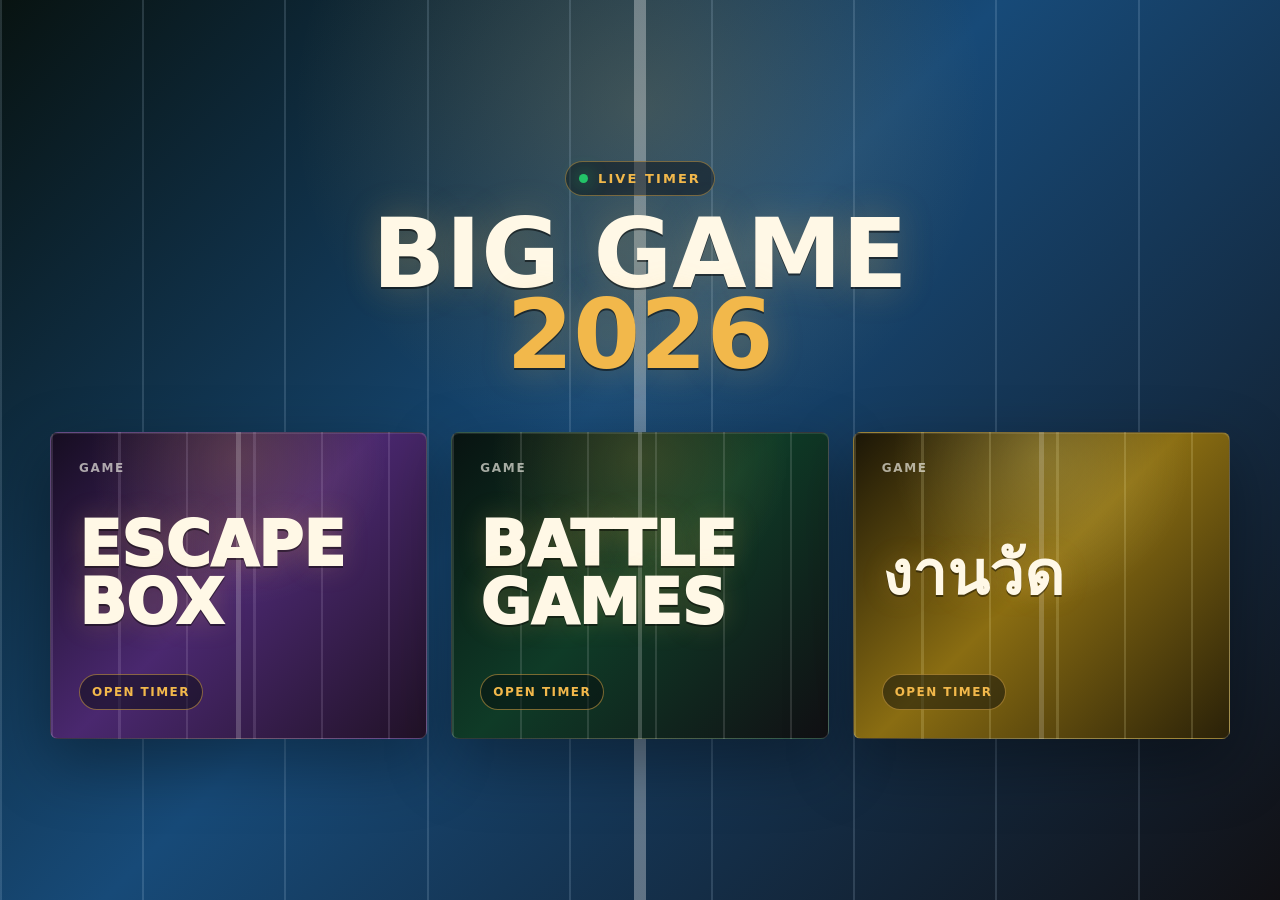
<file: index.html>
<!DOCTYPE html>
<html lang="en">
<head>
    <meta charset="UTF-8">
    <meta name="viewport" content="width=device-width, initial-scale=1.0">
    <title>Big Game 2026</title>
    <link rel="icon" type="image/png" href="assets/images/clockicon.png">
    <link rel="stylesheet" href="assets/css/event-console.css">
</head>
<body class="home-page">
    <main class="home-shell" aria-label="Big Game 2026 game selection">
        <section class="home-header">
            <div class="status-strip"><span class="status-light"></span> Live Timer</div>
            <h1>Big Game <span class="year">2026</span></h1>
        </section>

        <nav class="game-grid" aria-label="Game pages">
            <a class="game-card game-card-escape" href="escape.html">
                <span class="game-card-label">Game</span>
                <span class="game-card-title">Escape Box</span>
                <span class="game-card-action">Open Timer</span>
            </a>

            <a class="game-card game-card-physical" href="physical.html">
                <span class="game-card-label">Game</span>
                <span class="game-card-title">Battle Games</span>
                <span class="game-card-action">Open Timer</span>
            </a>

            <a class="game-card game-card-fair" href="fair.html">
                <span class="game-card-label">Game</span>
                <span class="game-card-title">งานวัด</span>
                <span class="game-card-action">Open Timer</span>
            </a>
        </nav>
    </main>
</body>
</html>
</file>
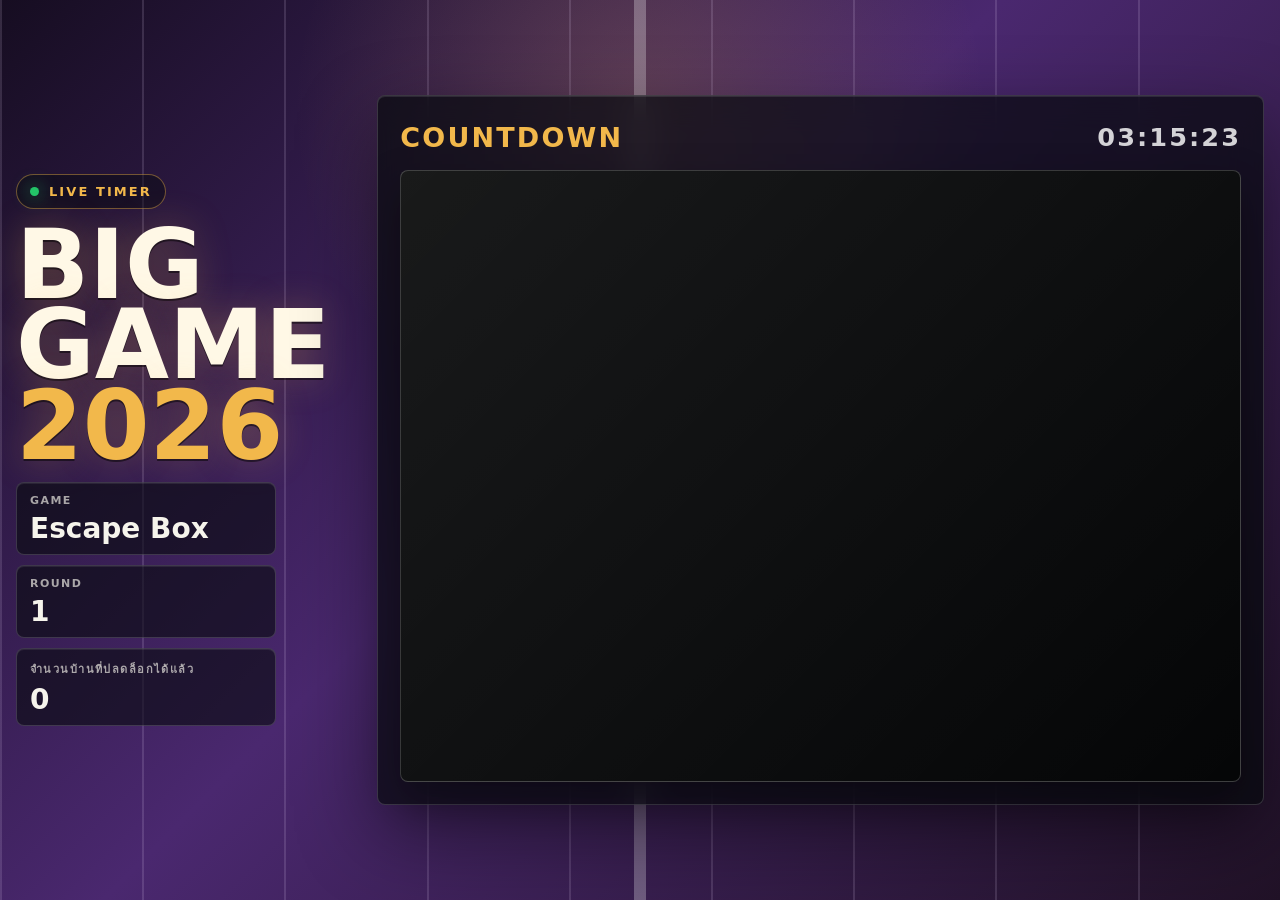
<file: escape.html>
<!DOCTYPE html>
<html lang="en">
<head>
    <meta charset="UTF-8">
    <meta name="viewport" content="width=device-width, initial-scale=1.0">
    <title>Big Game 2026 Countdown</title>
    <link rel="icon" type="image/png" href="assets/images/clockicon.png">
    <link rel="stylesheet" href="assets/css/event-console.css">
</head>
<body class="game-escape">
    <main class="shell" aria-label="Big Game 2026 countdown console">
        <section class="event-lockup">
            <a class="status-strip" href="index.html"><span class="status-light"></span> Live Timer</a>
            <h1>Big Game <span class="year">2026</span></h1>

            <div class="scoreboard" aria-label="Event scoreboard">
                <div class="score-cell">
                    <span class="score-label">Game</span>
                    <span class="score-value">Escape Box</span>
                </div>
                <div class="score-cell">
                    <span class="score-label">Round</span>
                    <span class="score-value" id="round-number">1</span>
                </div>
                <div class="score-cell">
                    <span class="score-label">จำนวนบ้านที่ปลดล็อกได้แล้ว</span>
                    <span class="score-value" id="unlocked-count">0</span>
                </div>
            </div>
        </section>

        <section class="timer-stage" aria-label="Timer player">
            <div class="stage-top">
                <p class="stage-title">Countdown</p>
                <div id="clock">00:00:00</div>
            </div>

            <div id="player-container">
                <div id="player"></div>
            </div>
        </section>
    </main>

    <div id="penalty-overlay">
        <img src="assets/images/clockicon.png" alt="">
        <span>-20%</span>
    </div>

    <div id="check-overlay">
        <h2>Take A Little Break</h2>
        <div class="sub">We will resume shortly<span id="break-dots">.</span></div>
    </div>

    <div id="win-overlay">
        <h2>Big Game Complete</h2>
        <div class="sub">Congratulations</div>
    </div>

    <div class="controls">
        <button id="playPauseBtn" onclick="togglePlay()">Play</button>
        <button id="penaltyBtn" onclick="applyPenalty()">-20% Penalty</button>
        <button id="correctBtn" onclick="applyCorrect()">Correct</button>
    </div>

    <script>
        function updateClock() {
            const now = new Date();
            const hours = String(now.getHours()).padStart(2, "0");
            const minutes = String(now.getMinutes()).padStart(2, "0");
            const seconds = String(now.getSeconds()).padStart(2, "0");
            document.getElementById("clock").innerText = `${hours}:${minutes}:${seconds}`;
            updateRoundDisplay(now);
        }

        setInterval(updateClock, 1000);
        setInterval(checkTimeoutBlink, 500);
        setInterval(checkRound1IntroSkip, 200);
        setInterval(checkRound2IntroSkip, 200);

        const videoId = "fXXlVs9f43I";
        const REVEAL_DELAY_MS = 1000;
        const TIMEOUT_TRIGGER_SEC = (45 * 60) + 6;
        const ROUND_TWO_START_HOUR = 9;
        const ROUND_TWO_START_MINUTE = 50;
        const ROUND_ONE_SKIP_FROM_SEC = 4.7;
        const ROUND_ONE_SKIP_TO_SEC = (5 * 60) + 4.95;
        const ROUND_TWO_SKIP_FROM_SEC = 4.7;
        const ROUND_TWO_SKIP_TO_SEC = (15 * 60) + 4.95;

        let player;
        let isPlaying = false;
        let isCheckModeActive = false;
        let isWinModeActive = false;
        let hasStartedPlayback = false;
        let timeoutTriggered = false;
        let hasRound1IntroSkipped = false;
        let hasRound2IntroSkipped = false;
        let unlockedHouseCount = 0;
        let unlockedHighlightTimer;
        let breakDotsIndex = 0;
        let breakDotsTimer;

        updateClock();

        const penaltySound = new Audio("https://www.myinstants.com/media/sounds/wrong-lie-incorrect-buzzer.mp3");
        penaltySound.volume = 0.35;
        penaltySound.preload = "auto";

        const penalty5Sound = new Audio("https://www.myinstants.com/media/sounds/wrong-lie-incorrect-buzzer.mp3");
        penalty5Sound.volume = 0.35;
        penalty5Sound.preload = "auto";

        const correctSound = new Audio("assets/sounds/WinSFX.mp3");
        correctSound.volume = 0.45;
        correctSound.preload = "auto";

        const correct2Sound = new Audio("https://www.myinstants.com/media/sounds/winner-bell-game-show-sound-effect.mp3");
        correct2Sound.volume = 0.5;
        correct2Sound.preload = "auto";

        const bellSound = new Audio("assets/sounds/phonering.mp3");
        bellSound.volume = 1.0;
        bellSound.preload = "auto";

        const comedyHitSound = new Audio("assets/sounds/ตลกตบมุก.mp3");
        comedyHitSound.volume = 0.7;
        comedyHitSound.preload = "auto";

        const getOutSound = new Audio("assets/sounds/getout.mp3");
        getOutSound.volume = 1.0;
        getOutSound.preload = "auto";

        const checkMusic = new Audio("assets/sounds/wwtbam64000q.mp3");
        checkMusic.loop = true;
        checkMusic.volume = 0.5;
        checkMusic.preload = "auto";

        function getActiveRound(now = new Date()) {
            const minutesSinceMidnight = (now.getHours() * 60) + now.getMinutes();
            const roundTwoStart = (ROUND_TWO_START_HOUR * 60) + ROUND_TWO_START_MINUTE;
            return minutesSinceMidnight >= roundTwoStart ? 2 : 1;
        }

        function updateRoundDisplay(now = new Date()) {
            const roundNumber = document.getElementById("round-number");
            if (!roundNumber) return;

            roundNumber.innerText = String(getActiveRound(now));
        }

        function isPlayerReady() {
            return player
                && typeof player.getCurrentTime === "function"
                && typeof player.getDuration === "function"
                && typeof player.playVideo === "function"
                && typeof player.pauseVideo === "function";
        }

        function checkRound1IntroSkip() {
            if (!isPlayerReady() || hasRound1IntroSkipped || getActiveRound() !== 1) return;

            const currentTime = player.getCurrentTime();
            if (currentTime >= ROUND_ONE_SKIP_FROM_SEC && currentTime < ROUND_ONE_SKIP_TO_SEC) {
                hasRound1IntroSkipped = true;
                player.seekTo(ROUND_ONE_SKIP_TO_SEC, true);
                if (isPlaying) player.playVideo();
            }
        }

        function checkRound2IntroSkip() {
            if (!isPlayerReady() || hasRound2IntroSkipped || getActiveRound() !== 2) return;

            const currentTime = player.getCurrentTime();
            if (currentTime >= ROUND_TWO_SKIP_FROM_SEC && currentTime < ROUND_TWO_SKIP_TO_SEC) {
                hasRound2IntroSkipped = true;
                player.seekTo(ROUND_TWO_SKIP_TO_SEC, true);
                if (isPlaying) player.playVideo();
            }
        }

        function incrementUnlockedHouseCount() {
            unlockedHouseCount += 1;
            const count = document.getElementById("unlocked-count");
            count.innerText = String(unlockedHouseCount);
            count.classList.remove("bump");
            void count.offsetWidth;
            count.classList.add("bump", "highlight");

            clearTimeout(unlockedHighlightTimer);
            unlockedHighlightTimer = setTimeout(() => {
                count.classList.remove("highlight");
            }, 4000);
        }

        function startBreakDots() {
            const dots = document.getElementById("break-dots");
            if (!dots || breakDotsTimer) return;

            const states = [".", "..", "..."];
            dots.innerText = states[breakDotsIndex];
            breakDotsTimer = setInterval(() => {
                breakDotsIndex = (breakDotsIndex + 1) % states.length;
                dots.innerText = states[breakDotsIndex];
            }, 450);
        }

        function stopBreakDots() {
            if (!breakDotsTimer) return;

            clearInterval(breakDotsTimer);
            breakDotsTimer = undefined;
        }

        const tag = document.createElement("script");
        tag.src = "https://www.youtube.com/iframe_api";
        const firstScriptTag = document.getElementsByTagName("script")[0];
        firstScriptTag.parentNode.insertBefore(tag, firstScriptTag);

        function onYouTubeIframeAPIReady() {
            player = new YT.Player("player", {
                height: "480",
                width: "853",
                videoId,
                playerVars: {
                    playsinline: 1,
                    controls: 0,
                    disablekb: 1,
                    rel: 0
                },
                events: {
                    onStateChange: onPlayerStateChange
                }
            });
        }

        function showPenaltyOverlay(label = "-20%", duration = 4000) {
            const overlay = document.getElementById("penalty-overlay");
            if (!overlay) return;

            overlay.querySelector("span").innerText = label;
            overlay.classList.add("show");

            setTimeout(() => {
                overlay.classList.remove("show");
            }, duration);
        }

        function togglePlay() {
            if (!isPlayerReady()) return;

            if (isPlaying) {
                player.pauseVideo();
                enterCheckMode();
            } else {
                player.playVideo();
                exitCheckMode();
            }
        }

        function enterCheckMode() {
            if (isCheckModeActive || isWinModeActive || !hasStartedPlayback) return;

            isCheckModeActive = true;
            document.body.classList.add("check-mode");
            document.getElementById("check-overlay").classList.add("show");
            document.body.style.backgroundColor = "#000000";
            startBreakDots();

            checkMusic.currentTime = 0;
            checkMusic.play().catch(() => {});
        }

        function exitCheckMode() {
            if (!isCheckModeActive) return;

            isCheckModeActive = false;
            document.body.classList.remove("check-mode");
            document.getElementById("check-overlay").classList.remove("show");
            stopBreakDots();

            checkMusic.pause();
            checkMusic.currentTime = 0;
            document.body.style.backgroundColor = "#080b0e";
        }

        function onPlayerStateChange(event) {
            const btn = document.getElementById("playPauseBtn");

            if (event.data === YT.PlayerState.PLAYING) {
                hasStartedPlayback = true;
                isPlaying = true;
                btn.innerText = "Pause";
                exitCheckMode();
                return;
            }

            if (event.data === YT.PlayerState.PAUSED) {
                isPlaying = false;
                btn.innerText = "Play";
                enterCheckMode();
            }
        }

        function applyPenalty() {
            if (!isPlayerReady()) return;

            const duration = player.getDuration();
            const currentTime = player.getCurrentTime();
            const timeLeft = duration - currentTime;
            if (timeLeft <= 0) return;

            const targetTime = currentTime + (timeLeft * 0.19);
            exitCheckMode();
            player.pauseVideo();

            setTimeout(() => {
                penaltySound.currentTime = 0;
                penaltySound.play().catch(() => {});
                showPenaltyOverlay("-20%", 4000);
                document.body.classList.add("penalty-flash");

                setTimeout(() => {
                    document.body.classList.remove("penalty-flash");
                }, 5000);

                setTimeout(() => {
                    player.seekTo(targetTime, true);
                    player.playVideo();
                }, 400);
            }, REVEAL_DELAY_MS);
        }

        function applyPenalty5() {
            incrementUnlockedHouseCount();
            if (!isPlayerReady()) return;

            const duration = player.getDuration();
            const currentTime = player.getCurrentTime();
            const timeLeft = duration - currentTime;
            if (timeLeft <= 0) return;

            const newTime = currentTime + (timeLeft * 0.04);
            penalty5Sound.currentTime = 0;
            penalty5Sound.play().catch(() => {});
            showPenaltyOverlay("-5%", 4000);
            document.body.classList.add("penalty-flash");

            setTimeout(() => {
                document.body.classList.remove("penalty-flash");
            }, 5000);

            player.seekTo(newTime, true);
            exitCheckMode();
            setTimeout(() => player.playVideo(), 50);
        }

        function applyCorrect() {
            exitCheckMode();

            setTimeout(() => {
                correctSound.currentTime = 0;
                correctSound.play().catch(() => {});
                document.body.classList.add("correct-flash");
                enterWinMode();
            }, REVEAL_DELAY_MS);
        }

        function enterWinMode() {
            isWinModeActive = true;
            exitCheckMode();
            document.body.classList.add("check-mode");
            document.getElementById("win-overlay").classList.add("show");

            if (isPlayerReady()) player.pauseVideo();
            checkMusic.pause();
            checkMusic.currentTime = 0;
        }

        function exitWinMode() {
            isWinModeActive = false;
            document.body.classList.remove("correct-flash");
            document.getElementById("win-overlay").classList.remove("show");
        }

        function checkTimeoutBlink() {
            if (!isPlayerReady() || timeoutTriggered) return;

            if (player.getCurrentTime() >= TIMEOUT_TRIGGER_SEC) {
                timeoutTriggered = true;
                document.body.classList.add("timeout-flash");
            }
        }

        document.addEventListener("keydown", function (event) {
            const tagName = document.activeElement.tagName.toLowerCase();
            if (tagName === "input" || tagName === "textarea") return;

            if (event.key.toLowerCase() === "p") {
                event.preventDefault();
                togglePlay();
            }

            if (event.shiftKey && event.key.toLowerCase() === "x") {
                event.preventDefault();
                applyPenalty();
            }

            if (event.shiftKey && event.key.toLowerCase() === "z") {
                event.preventDefault();
                applyPenalty5();
            }

            if (event.shiftKey && event.key.toLowerCase() === "c") {
                event.preventDefault();
                applyCorrect();
            }

            if (event.key.toLowerCase() === "h") {
                event.preventDefault();
                bellSound.currentTime = 0;
                bellSound.play().catch(() => {});
            }

            if (event.key === "5") {
                event.preventDefault();
                comedyHitSound.currentTime = 0;
                comedyHitSound.play().catch(() => {});
            }

            if (event.key === "6") {
                event.preventDefault();
                getOutSound.currentTime = 0;
                getOutSound.play().catch(() => {});
            }

            if (event.key === "9") {
                event.preventDefault();
                if (isPlayerReady()) player.seekTo((44 * 60) + 50, true);
            }

            if (event.key.toLowerCase() === "v") {
                event.preventDefault();
                exitCheckMode();
                if (isPlayerReady()) player.pauseVideo();

                setTimeout(() => {
                    correct2Sound.currentTime = 0;
                    correct2Sound.play().catch(() => {});
                    document.body.classList.add("secondary-correct-flash");

                    setTimeout(() => {
                        document.body.classList.remove("secondary-correct-flash");
                    }, 5000);

                    setTimeout(() => {
                        if (isPlayerReady()) player.playVideo();
                    }, 400);
                }, REVEAL_DELAY_MS);
            }

            if (event.key === "Escape") {
                event.preventDefault();
                exitWinMode();
                exitCheckMode();
                document.body.classList.remove("timeout-flash", "penalty-flash", "secondary-correct-flash");
            }
        });
    </script>
</body>
</html>
</file>
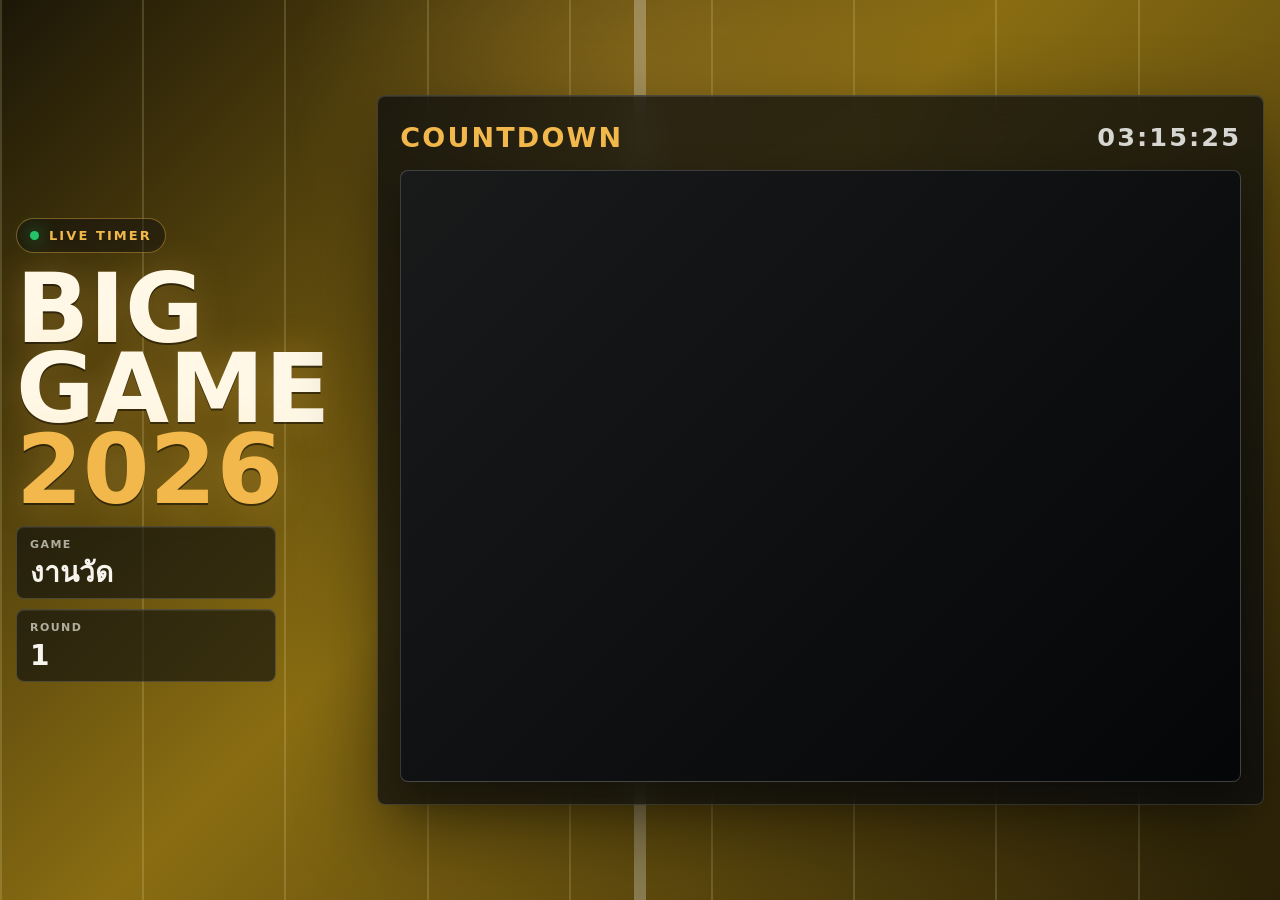
<file: fair.html>
<!DOCTYPE html>
<html lang="en">
<head>
    <meta charset="UTF-8">
    <meta name="viewport" content="width=device-width, initial-scale=1.0">
    <title>Big Game 2026 Countdown</title>
    <link rel="icon" type="image/png" href="assets/images/clockicon.png">
    <link rel="stylesheet" href="assets/css/event-console.css">
</head>
<body class="game-fair">
    <main class="shell" aria-label="Big Game 2026 countdown console">
        <section class="event-lockup">
            <a class="status-strip" href="index.html"><span class="status-light"></span> Live Timer</a>
            <h1>Big Game <span class="year">2026</span></h1>

            <div class="scoreboard" aria-label="Event scoreboard">
                <div class="score-cell">
                    <span class="score-label">Game</span>
                    <span class="score-value">งานวัด</span>
                </div>
                <div class="score-cell">
                    <span class="score-label">Round</span>
                    <span class="score-value" id="round-number">1</span>
                </div>
            </div>
        </section>

        <section class="timer-stage" aria-label="Timer player">
            <div class="stage-top">
                <p class="stage-title">Countdown</p>
                <div id="clock">00:00:00</div>
            </div>

            <div id="player-container">
                <div id="player"></div>
            </div>
        </section>
    </main>

    <div id="penalty-overlay">
        <img src="assets/images/clockicon.png" alt="">
        <span>-20%</span>
    </div>

    <div id="check-overlay">
        <h2>Take A Little Break</h2>
        <div class="sub">We will resume shortly<span id="break-dots">.</span></div>
    </div>

    <div id="win-overlay">
        <h2>Big Game Complete</h2>
        <div class="sub">Congratulations</div>
    </div>

    <div class="controls">
        <button id="playPauseBtn" onclick="togglePlay()">Play</button>
        <button id="penaltyBtn" onclick="applyPenalty()">-20% Penalty</button>
        <button id="correctBtn" onclick="applyCorrect()">Correct</button>
    </div>

    <script>
        function updateClock() {
            const now = new Date();
            const hours = String(now.getHours()).padStart(2, "0");
            const minutes = String(now.getMinutes()).padStart(2, "0");
            const seconds = String(now.getSeconds()).padStart(2, "0");
            document.getElementById("clock").innerText = `${hours}:${minutes}:${seconds}`;
            updateRoundDisplay(now);
        }

        setInterval(updateClock, 1000);
        setInterval(checkTimeoutBlink, 500);
        const videoId = "fXXlVs9f43I";
        const REVEAL_DELAY_MS = 1000;
        const TIMEOUT_TRIGGER_SEC = (45 * 60) + 6;
        const ROUND_TWO_START_HOUR = 9;
        const ROUND_TWO_START_MINUTE = 50;

        let player;
        let isPlaying = false;
        let isCheckModeActive = false;
        let isWinModeActive = false;
        let hasStartedPlayback = false;
        let timeoutTriggered = false;
        let breakDotsIndex = 0;
        let breakDotsTimer;

        updateClock();

        const penaltySound = new Audio("https://www.myinstants.com/media/sounds/wrong-lie-incorrect-buzzer.mp3");
        penaltySound.volume = 0.35;
        penaltySound.preload = "auto";

        const penalty5Sound = new Audio("https://www.myinstants.com/media/sounds/wrong-lie-incorrect-buzzer.mp3");
        penalty5Sound.volume = 0.35;
        penalty5Sound.preload = "auto";

        const correctSound = new Audio("assets/sounds/WinSFX.mp3");
        correctSound.volume = 0.45;
        correctSound.preload = "auto";

        const correct2Sound = new Audio("https://www.myinstants.com/media/sounds/winner-bell-game-show-sound-effect.mp3");
        correct2Sound.volume = 0.5;
        correct2Sound.preload = "auto";

        const bellSound = new Audio("assets/sounds/phonering.mp3");
        bellSound.volume = 1.0;
        bellSound.preload = "auto";

        const comedyHitSound = new Audio("assets/sounds/ตลกตบมุก.mp3");
        comedyHitSound.volume = 0.7;
        comedyHitSound.preload = "auto";

        const getOutSound = new Audio("assets/sounds/getout.mp3");
        getOutSound.volume = 1.0;
        getOutSound.preload = "auto";

        const checkMusic = new Audio("assets/sounds/wwtbam64000q.mp3");
        checkMusic.loop = true;
        checkMusic.volume = 0.5;
        checkMusic.preload = "auto";

        function getActiveRound(now = new Date()) {
            const minutesSinceMidnight = (now.getHours() * 60) + now.getMinutes();
            const roundTwoStart = (ROUND_TWO_START_HOUR * 60) + ROUND_TWO_START_MINUTE;
            return minutesSinceMidnight >= roundTwoStart ? 2 : 1;
        }

        function updateRoundDisplay(now = new Date()) {
            const roundNumber = document.getElementById("round-number");
            if (!roundNumber) return;

            roundNumber.innerText = String(getActiveRound(now));
        }

        function isPlayerReady() {
            return player
                && typeof player.getCurrentTime === "function"
                && typeof player.getDuration === "function"
                && typeof player.playVideo === "function"
                && typeof player.pauseVideo === "function";
        }

        function startBreakDots() {
            const dots = document.getElementById("break-dots");
            if (!dots || breakDotsTimer) return;

            const states = [".", "..", "..."];
            dots.innerText = states[breakDotsIndex];
            breakDotsTimer = setInterval(() => {
                breakDotsIndex = (breakDotsIndex + 1) % states.length;
                dots.innerText = states[breakDotsIndex];
            }, 450);
        }

        function stopBreakDots() {
            if (!breakDotsTimer) return;

            clearInterval(breakDotsTimer);
            breakDotsTimer = undefined;
        }

        const tag = document.createElement("script");
        tag.src = "https://www.youtube.com/iframe_api";
        const firstScriptTag = document.getElementsByTagName("script")[0];
        firstScriptTag.parentNode.insertBefore(tag, firstScriptTag);

        function onYouTubeIframeAPIReady() {
            player = new YT.Player("player", {
                height: "480",
                width: "853",
                videoId,
                playerVars: {
                    playsinline: 1,
                    controls: 0,
                    disablekb: 1,
                    rel: 0
                },
                events: {
                    onStateChange: onPlayerStateChange
                }
            });
        }

        function showPenaltyOverlay(label = "-20%", duration = 4000) {
            const overlay = document.getElementById("penalty-overlay");
            if (!overlay) return;

            overlay.querySelector("span").innerText = label;
            overlay.classList.add("show");

            setTimeout(() => {
                overlay.classList.remove("show");
            }, duration);
        }

        function togglePlay() {
            if (!isPlayerReady()) return;

            if (isPlaying) {
                player.pauseVideo();
                enterCheckMode();
            } else {
                player.playVideo();
                exitCheckMode();
            }
        }

        function enterCheckMode() {
            if (isCheckModeActive || isWinModeActive || !hasStartedPlayback) return;

            isCheckModeActive = true;
            document.body.classList.add("check-mode");
            document.getElementById("check-overlay").classList.add("show");
            document.body.style.backgroundColor = "#000000";
            startBreakDots();

            checkMusic.currentTime = 0;
            checkMusic.play().catch(() => {});
        }

        function exitCheckMode() {
            if (!isCheckModeActive) return;

            isCheckModeActive = false;
            document.body.classList.remove("check-mode");
            document.getElementById("check-overlay").classList.remove("show");
            stopBreakDots();

            checkMusic.pause();
            checkMusic.currentTime = 0;
            document.body.style.backgroundColor = "#080b0e";
        }

        function onPlayerStateChange(event) {
            const btn = document.getElementById("playPauseBtn");

            if (event.data === YT.PlayerState.PLAYING) {
                hasStartedPlayback = true;
                isPlaying = true;
                btn.innerText = "Pause";
                exitCheckMode();
                return;
            }

            if (event.data === YT.PlayerState.PAUSED) {
                isPlaying = false;
                btn.innerText = "Play";
                enterCheckMode();
            }
        }

        function applyPenalty() {
            if (!isPlayerReady()) return;

            const duration = player.getDuration();
            const currentTime = player.getCurrentTime();
            const timeLeft = duration - currentTime;
            if (timeLeft <= 0) return;

            const targetTime = currentTime + (timeLeft * 0.19);
            exitCheckMode();
            player.pauseVideo();

            setTimeout(() => {
                penaltySound.currentTime = 0;
                penaltySound.play().catch(() => {});
                showPenaltyOverlay("-20%", 4000);
                document.body.classList.add("penalty-flash");

                setTimeout(() => {
                    document.body.classList.remove("penalty-flash");
                }, 5000);

                setTimeout(() => {
                    player.seekTo(targetTime, true);
                    player.playVideo();
                }, 400);
            }, REVEAL_DELAY_MS);
        }

        function applyPenalty5() {
            if (!isPlayerReady()) return;

            const duration = player.getDuration();
            const currentTime = player.getCurrentTime();
            const timeLeft = duration - currentTime;
            if (timeLeft <= 0) return;

            const newTime = currentTime + (timeLeft * 0.04);
            penalty5Sound.currentTime = 0;
            penalty5Sound.play().catch(() => {});
            showPenaltyOverlay("-5%", 4000);
            document.body.classList.add("penalty-flash");

            setTimeout(() => {
                document.body.classList.remove("penalty-flash");
            }, 5000);

            player.seekTo(newTime, true);
            exitCheckMode();
            setTimeout(() => player.playVideo(), 50);
        }

        function applyCorrect() {
            exitCheckMode();

            setTimeout(() => {
                correctSound.currentTime = 0;
                correctSound.play().catch(() => {});
                document.body.classList.add("correct-flash");
                enterWinMode();
            }, REVEAL_DELAY_MS);
        }

        function enterWinMode() {
            isWinModeActive = true;
            exitCheckMode();
            document.body.classList.add("check-mode");
            document.getElementById("win-overlay").classList.add("show");

            if (isPlayerReady()) player.pauseVideo();
            checkMusic.pause();
            checkMusic.currentTime = 0;
        }

        function exitWinMode() {
            isWinModeActive = false;
            document.body.classList.remove("correct-flash");
            document.getElementById("win-overlay").classList.remove("show");
        }

        function checkTimeoutBlink() {
            if (!isPlayerReady() || timeoutTriggered) return;

            if (player.getCurrentTime() >= TIMEOUT_TRIGGER_SEC) {
                timeoutTriggered = true;
                document.body.classList.add("timeout-flash");
            }
        }

        document.addEventListener("keydown", function (event) {
            const tagName = document.activeElement.tagName.toLowerCase();
            if (tagName === "input" || tagName === "textarea") return;

            if (event.key.toLowerCase() === "p") {
                event.preventDefault();
                togglePlay();
            }

            if (event.shiftKey && event.key.toLowerCase() === "x") {
                event.preventDefault();
                applyPenalty();
            }

            if (event.shiftKey && event.key.toLowerCase() === "z") {
                event.preventDefault();
                applyPenalty5();
            }

            if (event.shiftKey && event.key.toLowerCase() === "c") {
                event.preventDefault();
                applyCorrect();
            }

            if (event.key.toLowerCase() === "h") {
                event.preventDefault();
                bellSound.currentTime = 0;
                bellSound.play().catch(() => {});
            }

            if (event.key === "5") {
                event.preventDefault();
                comedyHitSound.currentTime = 0;
                comedyHitSound.play().catch(() => {});
            }

            if (event.key === "6") {
                event.preventDefault();
                getOutSound.currentTime = 0;
                getOutSound.play().catch(() => {});
            }

            if (event.key === "9") {
                event.preventDefault();
                if (isPlayerReady()) player.seekTo((44 * 60) + 50, true);
            }

            if (event.key.toLowerCase() === "v") {
                event.preventDefault();
                exitCheckMode();
                if (isPlayerReady()) player.pauseVideo();

                setTimeout(() => {
                    correct2Sound.currentTime = 0;
                    correct2Sound.play().catch(() => {});
                    document.body.classList.add("secondary-correct-flash");

                    setTimeout(() => {
                        document.body.classList.remove("secondary-correct-flash");
                    }, 5000);

                    setTimeout(() => {
                        if (isPlayerReady()) player.playVideo();
                    }, 400);
                }, REVEAL_DELAY_MS);
            }

            if (event.key === "Escape") {
                event.preventDefault();
                exitWinMode();
                exitCheckMode();
                document.body.classList.remove("timeout-flash", "penalty-flash", "secondary-correct-flash");
            }
        });
    </script>
</body>
</html>
</file>
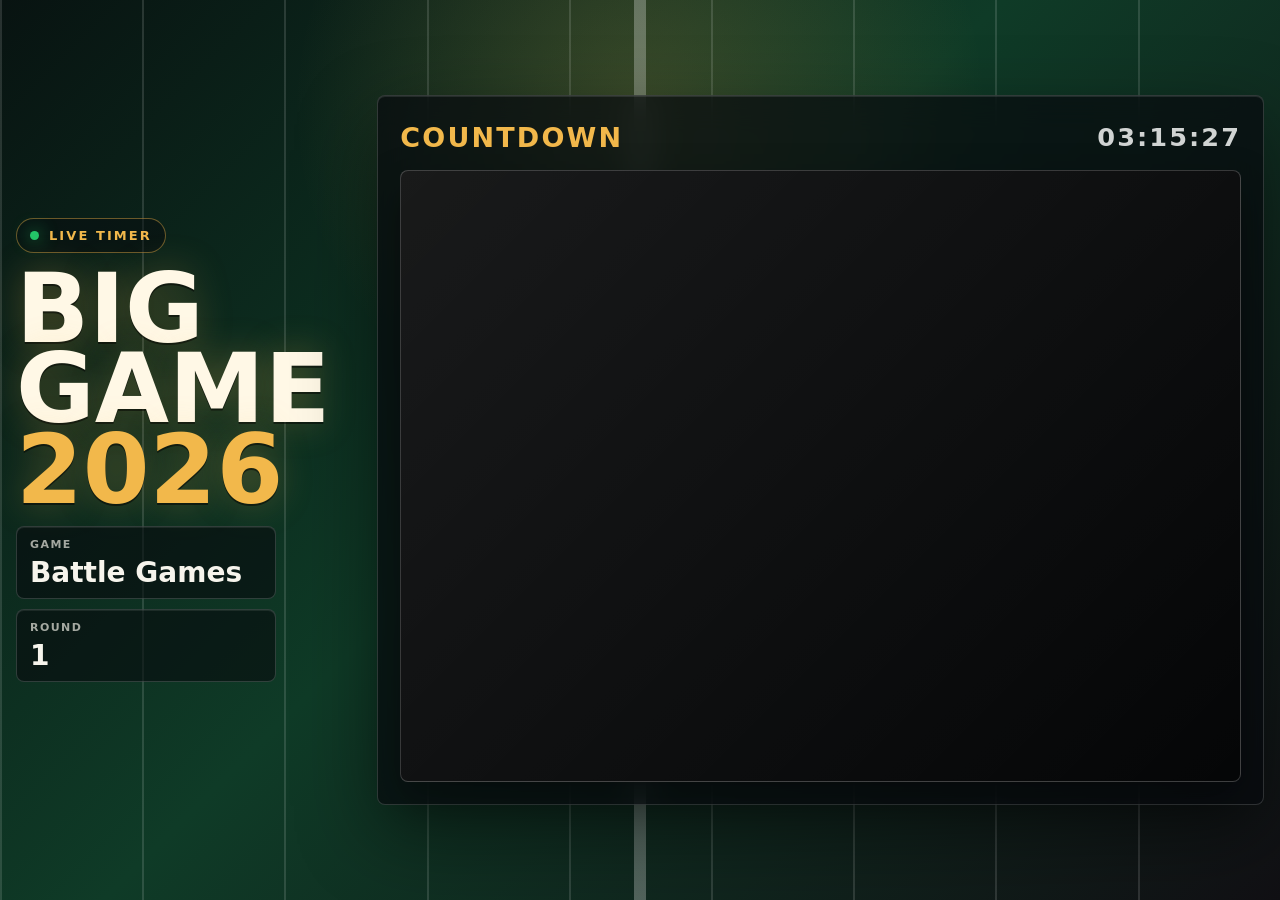
<file: physical.html>
<!DOCTYPE html>
<html lang="en">
<head>
    <meta charset="UTF-8">
    <meta name="viewport" content="width=device-width, initial-scale=1.0">
    <title>Big Game 2026 Countdown</title>
    <link rel="icon" type="image/png" href="assets/images/clockicon.png">
    <link rel="stylesheet" href="assets/css/event-console.css">
</head>
<body class="game-physical">
    <main class="shell" aria-label="Big Game 2026 countdown console">
        <section class="event-lockup">
            <a class="status-strip" href="index.html"><span class="status-light"></span> Live Timer</a>
            <h1>Big Game <span class="year">2026</span></h1>

            <div class="scoreboard" aria-label="Event scoreboard">
                <div class="score-cell">
                    <span class="score-label">Game</span>
                    <span class="score-value">Battle Games</span>
                </div>
                <div class="score-cell">
                    <span class="score-label">Round</span>
                    <span class="score-value" id="round-number">1</span>
                </div>
            </div>
        </section>

        <section class="timer-stage" aria-label="Timer player">
            <div class="stage-top">
                <p class="stage-title">Countdown</p>
                <div id="clock">00:00:00</div>
            </div>

            <div id="player-container">
                <div id="player"></div>
            </div>
        </section>
    </main>

    <div id="penalty-overlay">
        <img src="assets/images/clockicon.png" alt="">
        <span>-20%</span>
    </div>

    <div id="check-overlay">
        <h2>Take A Little Break</h2>
        <div class="sub">We will resume shortly<span id="break-dots">.</span></div>
    </div>

    <div id="win-overlay">
        <h2>Big Game Complete</h2>
        <div class="sub">Congratulations</div>
    </div>

    <div class="controls">
        <button id="playPauseBtn" onclick="togglePlay()">Play</button>
        <button id="penaltyBtn" onclick="applyPenalty()">-20% Penalty</button>
        <button id="correctBtn" onclick="applyCorrect()">Correct</button>
    </div>

    <script>
        function updateClock() {
            const now = new Date();
            const hours = String(now.getHours()).padStart(2, "0");
            const minutes = String(now.getMinutes()).padStart(2, "0");
            const seconds = String(now.getSeconds()).padStart(2, "0");
            document.getElementById("clock").innerText = `${hours}:${minutes}:${seconds}`;
            updateRoundDisplay(now);
        }

        setInterval(updateClock, 1000);
        setInterval(checkTimeoutBlink, 500);
        setInterval(checkIntroSkip, 200);
        const videoId = "fXXlVs9f43I";
        const REVEAL_DELAY_MS = 1000;
        const TIMEOUT_TRIGGER_SEC = (45 * 60) + 6;
        const ROUND_TWO_START_HOUR = 9;
        const ROUND_TWO_START_MINUTE = 50;
        const INTRO_SKIP_FROM_SEC = 4.7;
        const INTRO_SKIP_TO_SEC = (30 * 60) + 4.95;

        let player;
        let isPlaying = false;
        let isCheckModeActive = false;
        let isWinModeActive = false;
        let hasStartedPlayback = false;
        let timeoutTriggered = false;
        let hasIntroSkipped = false;
        let breakDotsIndex = 0;
        let breakDotsTimer;

        updateClock();

        const penaltySound = new Audio("https://www.myinstants.com/media/sounds/wrong-lie-incorrect-buzzer.mp3");
        penaltySound.volume = 0.35;
        penaltySound.preload = "auto";

        const penalty5Sound = new Audio("https://www.myinstants.com/media/sounds/wrong-lie-incorrect-buzzer.mp3");
        penalty5Sound.volume = 0.35;
        penalty5Sound.preload = "auto";

        const correctSound = new Audio("assets/sounds/WinSFX.mp3");
        correctSound.volume = 0.45;
        correctSound.preload = "auto";

        const correct2Sound = new Audio("https://www.myinstants.com/media/sounds/winner-bell-game-show-sound-effect.mp3");
        correct2Sound.volume = 0.5;
        correct2Sound.preload = "auto";

        const bellSound = new Audio("assets/sounds/phonering.mp3");
        bellSound.volume = 1.0;
        bellSound.preload = "auto";

        const comedyHitSound = new Audio("assets/sounds/ตลกตบมุก.mp3");
        comedyHitSound.volume = 0.7;
        comedyHitSound.preload = "auto";

        const getOutSound = new Audio("assets/sounds/getout.mp3");
        getOutSound.volume = 1.0;
        getOutSound.preload = "auto";

        const checkMusic = new Audio("assets/sounds/wwtbam64000q.mp3");
        checkMusic.loop = true;
        checkMusic.volume = 0.5;
        checkMusic.preload = "auto";

        function getActiveRound(now = new Date()) {
            const minutesSinceMidnight = (now.getHours() * 60) + now.getMinutes();
            const roundTwoStart = (ROUND_TWO_START_HOUR * 60) + ROUND_TWO_START_MINUTE;
            return minutesSinceMidnight >= roundTwoStart ? 2 : 1;
        }

        function updateRoundDisplay(now = new Date()) {
            const roundNumber = document.getElementById("round-number");
            if (!roundNumber) return;

            roundNumber.innerText = String(getActiveRound(now));
        }

        function isPlayerReady() {
            return player
                && typeof player.getCurrentTime === "function"
                && typeof player.getDuration === "function"
                && typeof player.playVideo === "function"
                && typeof player.pauseVideo === "function";
        }

        function checkIntroSkip() {
            if (!isPlayerReady() || hasIntroSkipped) return;

            const currentTime = player.getCurrentTime();
            if (currentTime >= INTRO_SKIP_FROM_SEC && currentTime < INTRO_SKIP_TO_SEC) {
                hasIntroSkipped = true;
                player.seekTo(INTRO_SKIP_TO_SEC, true);
                if (isPlaying) player.playVideo();
            }
        }

        function startBreakDots() {
            const dots = document.getElementById("break-dots");
            if (!dots || breakDotsTimer) return;

            const states = [".", "..", "..."];
            dots.innerText = states[breakDotsIndex];
            breakDotsTimer = setInterval(() => {
                breakDotsIndex = (breakDotsIndex + 1) % states.length;
                dots.innerText = states[breakDotsIndex];
            }, 450);
        }

        function stopBreakDots() {
            if (!breakDotsTimer) return;

            clearInterval(breakDotsTimer);
            breakDotsTimer = undefined;
        }

        const tag = document.createElement("script");
        tag.src = "https://www.youtube.com/iframe_api";
        const firstScriptTag = document.getElementsByTagName("script")[0];
        firstScriptTag.parentNode.insertBefore(tag, firstScriptTag);

        function onYouTubeIframeAPIReady() {
            player = new YT.Player("player", {
                height: "480",
                width: "853",
                videoId,
                playerVars: {
                    playsinline: 1,
                    controls: 0,
                    disablekb: 1,
                    rel: 0
                },
                events: {
                    onStateChange: onPlayerStateChange
                }
            });
        }

        function showPenaltyOverlay(label = "-20%", duration = 4000) {
            const overlay = document.getElementById("penalty-overlay");
            if (!overlay) return;

            overlay.querySelector("span").innerText = label;
            overlay.classList.add("show");

            setTimeout(() => {
                overlay.classList.remove("show");
            }, duration);
        }

        function togglePlay() {
            if (!isPlayerReady()) return;

            if (isPlaying) {
                player.pauseVideo();
                enterCheckMode();
            } else {
                player.playVideo();
                exitCheckMode();
            }
        }

        function enterCheckMode() {
            if (isCheckModeActive || isWinModeActive || !hasStartedPlayback) return;

            isCheckModeActive = true;
            document.body.classList.add("check-mode");
            document.getElementById("check-overlay").classList.add("show");
            document.body.style.backgroundColor = "#000000";
            startBreakDots();

            checkMusic.currentTime = 0;
            checkMusic.play().catch(() => {});
        }

        function exitCheckMode() {
            if (!isCheckModeActive) return;

            isCheckModeActive = false;
            document.body.classList.remove("check-mode");
            document.getElementById("check-overlay").classList.remove("show");
            stopBreakDots();

            checkMusic.pause();
            checkMusic.currentTime = 0;
            document.body.style.backgroundColor = "#080b0e";
        }

        function onPlayerStateChange(event) {
            const btn = document.getElementById("playPauseBtn");

            if (event.data === YT.PlayerState.PLAYING) {
                hasStartedPlayback = true;
                isPlaying = true;
                btn.innerText = "Pause";
                exitCheckMode();
                return;
            }

            if (event.data === YT.PlayerState.PAUSED) {
                isPlaying = false;
                btn.innerText = "Play";
                enterCheckMode();
            }
        }

        function applyPenalty() {
            if (!isPlayerReady()) return;

            const duration = player.getDuration();
            const currentTime = player.getCurrentTime();
            const timeLeft = duration - currentTime;
            if (timeLeft <= 0) return;

            const targetTime = currentTime + (timeLeft * 0.19);
            exitCheckMode();
            player.pauseVideo();

            setTimeout(() => {
                penaltySound.currentTime = 0;
                penaltySound.play().catch(() => {});
                showPenaltyOverlay("-20%", 4000);
                document.body.classList.add("penalty-flash");

                setTimeout(() => {
                    document.body.classList.remove("penalty-flash");
                }, 5000);

                setTimeout(() => {
                    player.seekTo(targetTime, true);
                    player.playVideo();
                }, 400);
            }, REVEAL_DELAY_MS);
        }

        function applyPenalty5() {
            if (!isPlayerReady()) return;

            const duration = player.getDuration();
            const currentTime = player.getCurrentTime();
            const timeLeft = duration - currentTime;
            if (timeLeft <= 0) return;

            const newTime = currentTime + (timeLeft * 0.04);
            penalty5Sound.currentTime = 0;
            penalty5Sound.play().catch(() => {});
            showPenaltyOverlay("-5%", 4000);
            document.body.classList.add("penalty-flash");

            setTimeout(() => {
                document.body.classList.remove("penalty-flash");
            }, 5000);

            player.seekTo(newTime, true);
            exitCheckMode();
            setTimeout(() => player.playVideo(), 50);
        }

        function applyCorrect() {
            exitCheckMode();

            setTimeout(() => {
                correctSound.currentTime = 0;
                correctSound.play().catch(() => {});
                document.body.classList.add("correct-flash");
                enterWinMode();
            }, REVEAL_DELAY_MS);
        }

        function enterWinMode() {
            isWinModeActive = true;
            exitCheckMode();
            document.body.classList.add("check-mode");
            document.getElementById("win-overlay").classList.add("show");

            if (isPlayerReady()) player.pauseVideo();
            checkMusic.pause();
            checkMusic.currentTime = 0;
        }

        function exitWinMode() {
            isWinModeActive = false;
            document.body.classList.remove("correct-flash");
            document.getElementById("win-overlay").classList.remove("show");
        }

        function checkTimeoutBlink() {
            if (!isPlayerReady() || timeoutTriggered) return;

            if (player.getCurrentTime() >= TIMEOUT_TRIGGER_SEC) {
                timeoutTriggered = true;
                document.body.classList.add("timeout-flash");
            }
        }

        document.addEventListener("keydown", function (event) {
            const tagName = document.activeElement.tagName.toLowerCase();
            if (tagName === "input" || tagName === "textarea") return;

            if (event.key.toLowerCase() === "p") {
                event.preventDefault();
                togglePlay();
            }

            if (event.shiftKey && event.key.toLowerCase() === "x") {
                event.preventDefault();
                applyPenalty();
            }

            if (event.shiftKey && event.key.toLowerCase() === "z") {
                event.preventDefault();
                applyPenalty5();
            }

            if (event.shiftKey && event.key.toLowerCase() === "c") {
                event.preventDefault();
                applyCorrect();
            }

            if (event.key.toLowerCase() === "h") {
                event.preventDefault();
                bellSound.currentTime = 0;
                bellSound.play().catch(() => {});
            }

            if (event.key === "5") {
                event.preventDefault();
                comedyHitSound.currentTime = 0;
                comedyHitSound.play().catch(() => {});
            }

            if (event.key === "6") {
                event.preventDefault();
                getOutSound.currentTime = 0;
                getOutSound.play().catch(() => {});
            }

            if (event.key === "9") {
                event.preventDefault();
                if (isPlayerReady()) player.seekTo((44 * 60) + 50, true);
            }

            if (event.key.toLowerCase() === "v") {
                event.preventDefault();
                exitCheckMode();
                if (isPlayerReady()) player.pauseVideo();

                setTimeout(() => {
                    correct2Sound.currentTime = 0;
                    correct2Sound.play().catch(() => {});
                    document.body.classList.add("secondary-correct-flash");

                    setTimeout(() => {
                        document.body.classList.remove("secondary-correct-flash");
                    }, 5000);

                    setTimeout(() => {
                        if (isPlayerReady()) player.playVideo();
                    }, 400);
                }, REVEAL_DELAY_MS);
            }

            if (event.key === "Escape") {
                event.preventDefault();
                exitWinMode();
                exitCheckMode();
                document.body.classList.remove("timeout-flash", "penalty-flash", "secondary-correct-flash");
            }
        });
    </script>
</body>
</html>
</file>
<file: assets/css/event-console.css>
:root {
    color-scheme: dark;
    --bg: #080b0e;
    --field: #0f3b27;
    --field-line: rgba(255, 255, 255, 0.13);
    --gold: #f2b84b;
    --orange: #ff6b2a;
    --red: #e73535;
    --green: #23c468;
    --ink: #f6f4ec;
    --muted: rgba(246, 244, 236, 0.66);
    --panel: rgba(8, 11, 14, 0.72);
    --panel-border: rgba(255, 255, 255, 0.16);
}

* {
    box-sizing: border-box;
}

body {
    min-height: 100vh;
    margin: 0;
    overflow: hidden;
    font-family: Inter, ui-sans-serif, system-ui, -apple-system, BlinkMacSystemFont, "Segoe UI", sans-serif;
    background:
        linear-gradient(90deg, transparent 49.5%, rgba(255,255,255,0.32) 49.5%, rgba(255,255,255,0.32) 50.5%, transparent 50.5%),
        repeating-linear-gradient(90deg, var(--field-line) 0 2px, transparent 2px 11.11%),
        radial-gradient(circle at 50% 12%, rgba(242, 184, 75, 0.2), transparent 34%),
        linear-gradient(135deg, #081311 0%, var(--field) 46%, #111014 100%);
    color: var(--ink);
    transition: background-color 0.6s ease;
}

body.game-escape {
    --field: #4a286f;
    --field-line: rgba(239, 221, 255, 0.14);
}

body.game-escape,
body.game-physical,
body.game-fair {
    background:
        linear-gradient(90deg, transparent 49.5%, rgba(255,255,255,0.28) 49.5%, rgba(255,255,255,0.28) 50.5%, transparent 50.5%),
        repeating-linear-gradient(90deg, var(--field-line) 0 2px, transparent 2px 11.11%),
        radial-gradient(circle at 50% 12%, rgba(242, 184, 75, 0.2), transparent 34%),
        linear-gradient(135deg, var(--field-dark) 0%, var(--field) 46%, var(--field-deep) 100%);
}

body.game-escape {
    --field-dark: #160d21;
    --field-deep: #211227;
}

body.game-physical {
    --field-dark: #081311;
    --field-deep: #111014;
}

body.game-fair {
    --field: #8a6d12;
    --field-line: rgba(255, 247, 184, 0.16);
    --field-dark: #1b1607;
    --field-deep: #2a2108;
}

body::before,
body::after {
    content: "";
    position: fixed;
    inset: 0;
    pointer-events: none;
    opacity: 0;
}

body::before {
    z-index: 9997;
    background: rgba(35, 196, 104, 0.64);
}

body::after {
    z-index: 9996;
    background: rgba(231, 53, 53, 0.76);
}

body.correct-flash::before {
    animation: greenBlink 1.4s ease-in-out infinite;
}

body.timeout-flash::after {
    animation: redBlink 1.2s ease-in-out infinite;
}

body.penalty-flash {
    background-color: var(--red) !important;
}

body.secondary-correct-flash {
    background-color: var(--green) !important;
}

.shell {
    position: relative;
    z-index: 1;
    display: grid;
    grid-template-columns: minmax(220px, 0.44fr) minmax(560px, 1.18fr);
    gap: clamp(16px, 2.4vw, 34px);
    align-items: center;
    width: min(1420px, calc(100vw - 32px));
    min-height: 100vh;
    margin: 0 auto;
    padding: 24px 0;
}

.event-lockup {
    display: grid;
    gap: 16px;
}

.status-strip {
    display: inline-flex;
    align-items: center;
    gap: 10px;
    width: fit-content;
    padding: 9px 13px;
    border: 1px solid rgba(242, 184, 75, 0.42);
    border-radius: 999px;
    background: rgba(8, 11, 14, 0.45);
    color: var(--gold);
    font-size: 13px;
    font-weight: 800;
    letter-spacing: 0.16em;
    text-transform: uppercase;
}

a.status-strip {
    text-decoration: none;
    transition: transform 0.12s ease, background 0.2s ease, border-color 0.2s ease;
}

a.status-strip:hover {
    border-color: rgba(242, 184, 75, 0.72);
    background: rgba(8, 11, 14, 0.68);
    transform: translateY(-1px);
}

a.status-strip:active {
    transform: translateY(0) scale(0.98);
}

.status-light {
    width: 9px;
    height: 9px;
    border-radius: 50%;
    background: var(--green);
    box-shadow: 0 0 18px var(--green);
}

h1 {
    margin: 0;
    max-width: 9ch;
    color: #fff8e6;
    font-size: clamp(48px, 7.5vw, 96px);
    line-height: 0.84;
    letter-spacing: 0;
    text-transform: uppercase;
    text-shadow:
        0 2px 0 rgba(0,0,0,0.5),
        0 0 36px rgba(242, 184, 75, 0.28);
}

.year {
    display: block;
    color: var(--gold);
}

.scoreboard {
    display: grid;
    grid-template-columns: 1fr;
    gap: 10px;
    max-width: 260px;
}

.score-cell {
    min-height: 64px;
    padding: 11px 13px;
    border: 1px solid var(--panel-border);
    border-radius: 8px;
    background: rgba(8, 11, 14, 0.6);
    box-shadow: inset 0 1px 0 rgba(255,255,255,0.08);
}

.score-label {
    display: block;
    color: var(--muted);
    font-size: 11px;
    font-weight: 800;
    letter-spacing: 0.13em;
    text-transform: uppercase;
}

.score-value {
    display: block;
    margin-top: 8px;
    color: var(--ink);
    font-size: clamp(20px, 2.2vw, 28px);
    font-weight: 900;
    line-height: 1;
}

#unlocked-count {
    transform-origin: left center;
    transition: color 0.25s ease, text-shadow 0.25s ease;
}

#unlocked-count.highlight {
    color: var(--gold);
    text-shadow: 0 0 22px rgba(242, 184, 75, 0.72);
}

#unlocked-count.bump {
    animation: countBump 0.55s ease;
}

.home-page {
    overflow: auto;
    --field: #174a78;
    --field-line: rgba(206, 232, 255, 0.15);
    --field-dark: #071421;
    --field-deep: #0b1d34;
}

.home-shell {
    position: relative;
    z-index: 1;
    display: grid;
    align-content: center;
    gap: clamp(28px, 5vw, 56px);
    width: min(1180px, calc(100vw - 32px));
    min-height: 100vh;
    margin: 0 auto;
    padding: clamp(32px, 5vw, 72px) 0;
}

.home-header {
    display: grid;
    justify-items: center;
    gap: 18px;
    text-align: center;
}

.home-header h1 {
    max-width: 100%;
}

.game-grid {
    display: grid;
    grid-template-columns: repeat(3, minmax(0, 1fr));
    gap: clamp(14px, 2vw, 24px);
}

.game-card {
    position: relative;
    display: grid;
    align-content: space-between;
    min-height: clamp(220px, 24vw, 320px);
    padding: clamp(18px, 2.4vw, 28px);
    overflow: hidden;
    border: 1px solid var(--panel-border);
    border-radius: 8px;
    background:
        linear-gradient(90deg, transparent 49.4%, rgba(255,255,255,0.22) 49.4%, rgba(255,255,255,0.22) 50.6%, transparent 50.6%),
        repeating-linear-gradient(90deg, rgba(255,255,255,0.1) 0 2px, transparent 2px 18%),
        radial-gradient(circle at 50% 8%, rgba(242, 184, 75, 0.18), transparent 44%),
        linear-gradient(135deg, #141821, #253029);
    color: var(--ink);
    text-decoration: none;
    box-shadow:
        0 24px 64px rgba(0,0,0,0.36),
        inset 0 1px 0 rgba(255,255,255,0.1);
    transition: transform 0.16s ease, border-color 0.2s ease, filter 0.2s ease;
}

.game-card:hover {
    border-color: rgba(242, 184, 75, 0.56);
    filter: brightness(1.06);
    transform: translateY(-4px);
}

.game-card:active {
    transform: translateY(-1px) scale(0.99);
}

.game-card-escape {
    background:
        linear-gradient(90deg, transparent 49.4%, rgba(255,255,255,0.2) 49.4%, rgba(255,255,255,0.2) 50.6%, transparent 50.6%),
        repeating-linear-gradient(90deg, rgba(239, 221, 255, 0.13) 0 2px, transparent 2px 18%),
        radial-gradient(circle at 50% 8%, rgba(242, 184, 75, 0.18), transparent 44%),
        linear-gradient(135deg, #160d21, #4a286f 48%, #211227);
}

.game-card-physical {
    background:
        linear-gradient(90deg, transparent 49.4%, rgba(255,255,255,0.2) 49.4%, rgba(255,255,255,0.2) 50.6%, transparent 50.6%),
        repeating-linear-gradient(90deg, rgba(255,255,255,0.12) 0 2px, transparent 2px 18%),
        radial-gradient(circle at 50% 8%, rgba(242, 184, 75, 0.18), transparent 44%),
        linear-gradient(135deg, #081311, #0f3b27 48%, #111014);
}

.game-card-fair {
    background:
        linear-gradient(90deg, transparent 49.4%, rgba(255,255,255,0.18) 49.4%, rgba(255,255,255,0.18) 50.6%, transparent 50.6%),
        repeating-linear-gradient(90deg, rgba(255, 247, 184, 0.16) 0 2px, transparent 2px 18%),
        radial-gradient(circle at 50% 8%, rgba(255, 244, 150, 0.22), transparent 44%),
        linear-gradient(135deg, #1b1607, #8a6d12 48%, #2a2108);
}

.game-card-label {
    color: var(--muted);
    font-size: 12px;
    font-weight: 900;
    letter-spacing: 0.14em;
    text-transform: uppercase;
}

.game-card-title {
    align-self: center;
    color: #fff8e6;
    font-size: clamp(34px, 4.8vw, 62px);
    font-weight: 1000;
    line-height: 0.95;
    letter-spacing: 0;
    text-transform: uppercase;
    text-shadow:
        0 2px 0 rgba(0,0,0,0.44),
        0 0 28px rgba(242, 184, 75, 0.22);
}

.game-card-action {
    justify-self: start;
    padding: 10px 12px;
    border: 1px solid rgba(242, 184, 75, 0.48);
    border-radius: 999px;
    background: rgba(8, 11, 14, 0.48);
    color: var(--gold);
    font-size: 12px;
    font-weight: 900;
    letter-spacing: 0.12em;
    text-transform: uppercase;
}

.timer-stage {
    position: relative;
    display: grid;
    gap: 14px;
    padding: clamp(14px, 1.8vw, 22px);
    border: 1px solid var(--panel-border);
    border-radius: 8px;
    background: var(--panel);
    box-shadow:
        0 28px 80px rgba(0,0,0,0.45),
        inset 0 1px 0 rgba(255,255,255,0.1);
    backdrop-filter: blur(16px);
    transition: filter 0.6s ease;
}

body.check-mode .timer-stage {
    filter: brightness(0.26) blur(4px);
}

.stage-top {
    display: flex;
    align-items: center;
    justify-content: space-between;
    gap: 14px;
    min-height: 38px;
}

.stage-title {
    margin: 0;
    color: var(--gold);
    font-size: clamp(18px, 2.4vw, 27px);
    font-weight: 900;
    letter-spacing: 0.08em;
    text-transform: uppercase;
}

#clock {
    flex: 0 0 auto;
    min-width: 118px;
    color: rgba(255, 255, 255, 0.82);
    font-variant-numeric: tabular-nums;
    font-size: clamp(18px, 2vw, 27px);
    font-weight: 800;
    letter-spacing: 0.08em;
    text-align: right;
}

#player-container {
    aspect-ratio: 16 / 9;
    width: 100%;
    min-height: min(68vh, 690px);
    overflow: hidden;
    border: 1px solid rgba(255,255,255,0.2);
    border-radius: 8px;
    background:
        linear-gradient(135deg, rgba(255,255,255,0.08), rgba(255,255,255,0)),
        #050607;
    box-shadow: 0 18px 40px rgba(0,0,0,0.38);
}

#player,
#player iframe {
    width: 100%;
    height: 100%;
}

.controls {
    position: fixed;
    left: 16px;
    bottom: 16px;
    z-index: 10;
    display: none;
    gap: 10px;
}

button {
    min-height: 44px;
    padding: 10px 16px;
    border: 0;
    border-radius: 8px;
    background: var(--gold);
    color: #111;
    font: inherit;
    font-weight: 900;
    cursor: pointer;
    transition: transform 0.12s ease, filter 0.2s ease;
}

button:hover {
    filter: brightness(1.08);
}

button:active {
    transform: translateY(1px) scale(0.98);
}

#penalty-overlay {
    position: fixed;
    top: clamp(18px, 3vw, 34px);
    left: clamp(18px, 3vw, 34px);
    z-index: 9999;
    display: flex;
    align-items: center;
    gap: 14px;
    padding: clamp(20px, 4vw, 42px) clamp(24px, 5vw, 54px);
    border: 1px solid rgba(255, 177, 177, 0.56);
    border-radius: 8px;
    background:
        linear-gradient(135deg, rgba(255, 72, 72, 0.96), rgba(113, 8, 15, 0.94)),
        rgba(120, 0, 0, 0.92);
    box-shadow:
        0 24px 60px rgba(0,0,0,0.45),
        0 0 42px rgba(231, 53, 53, 0.46),
        inset 0 1px 0 rgba(255,255,255,0.24);
    color: white;
    font-size: clamp(46px, 8vw, 86px);
    font-weight: 1000;
    letter-spacing: 0;
    opacity: 0;
    pointer-events: none;
    transform: translateX(-12px);
    transition: opacity 0.3s ease, transform 0.3s ease;
}

#penalty-overlay img {
    width: clamp(48px, 8vw, 88px);
    height: clamp(48px, 8vw, 88px);
}

#penalty-overlay.show {
    opacity: 1;
    transform: translateX(0);
}

#check-overlay,
#win-overlay {
    position: fixed;
    inset: 0;
    z-index: 9998;
    display: flex;
    flex-direction: column;
    align-items: center;
    justify-content: center;
    gap: 22px;
    padding: 30px;
    background:
        radial-gradient(circle at center, rgba(242,184,75,0.14), rgba(0,0,0,0.94) 56%),
        linear-gradient(rgba(0,0,0,0.7), rgba(0,0,0,0.7));
    opacity: 0;
    pointer-events: none;
    transition: opacity 0.6s ease;
    text-align: center;
}

#win-overlay {
    z-index: 9999;
}

#check-overlay.show,
#win-overlay.show {
    opacity: 1;
    pointer-events: auto;
}

#check-overlay h2,
#win-overlay h2 {
    margin: 0;
    color: #ffffff;
    font-size: clamp(48px, 8vw, 96px);
    line-height: 0.9;
    letter-spacing: 0.06em;
    text-transform: uppercase;
    text-shadow:
        0 0 8px rgba(0,0,0,0.9),
        0 0 36px rgba(255,255,255,0.45),
        0 0 80px rgba(242,184,75,0.28);
    animation: pulseText 2s ease-in-out infinite;
}

#check-overlay .sub,
#win-overlay .sub {
    color: rgba(255,255,255,0.78);
    font-size: clamp(22px, 2.8vw, 34px);
    font-weight: 800;
    letter-spacing: 0.05em;
}

@keyframes pulseText {
    0%, 100% { transform: scale(1); opacity: 0.82; }
    50% { transform: scale(1.045); opacity: 1; }
}

@keyframes greenBlink {
    0% { opacity: 0; }
    30%, 60% { opacity: 1; }
    100% { opacity: 0; }
}

@keyframes redBlink {
    0% { opacity: 0; }
    30%, 60% { opacity: 1; }
    100% { opacity: 0; }
}

@keyframes countBump {
    0% { transform: scale(1); }
    36% { transform: scale(1.32); }
    100% { transform: scale(1); }
}

@media (max-width: 860px) {
    body {
        overflow: auto;
    }

    .home-shell {
        align-content: start;
    }

    .game-grid {
        grid-template-columns: 1fr;
    }

    .game-card {
        min-height: 180px;
    }

    .shell {
        grid-template-columns: 1fr;
        align-content: center;
        width: min(100% - 28px, 680px);
    }

    h1 {
        max-width: 100%;
        font-size: clamp(56px, 18vw, 90px);
    }

    .scoreboard {
        grid-template-columns: repeat(3, minmax(0, 1fr));
        max-width: 100%;
    }

    #player-container {
        min-height: 0;
    }
}

@media (max-width: 520px) {
    .stage-top,
    .scoreboard {
        grid-template-columns: 1fr;
    }

    .stage-top {
        display: grid;
        justify-items: start;
    }

    #clock {
        min-width: 0;
        text-align: left;
    }

    .scoreboard {
        grid-template-columns: 1fr;
    }
}
</file>
